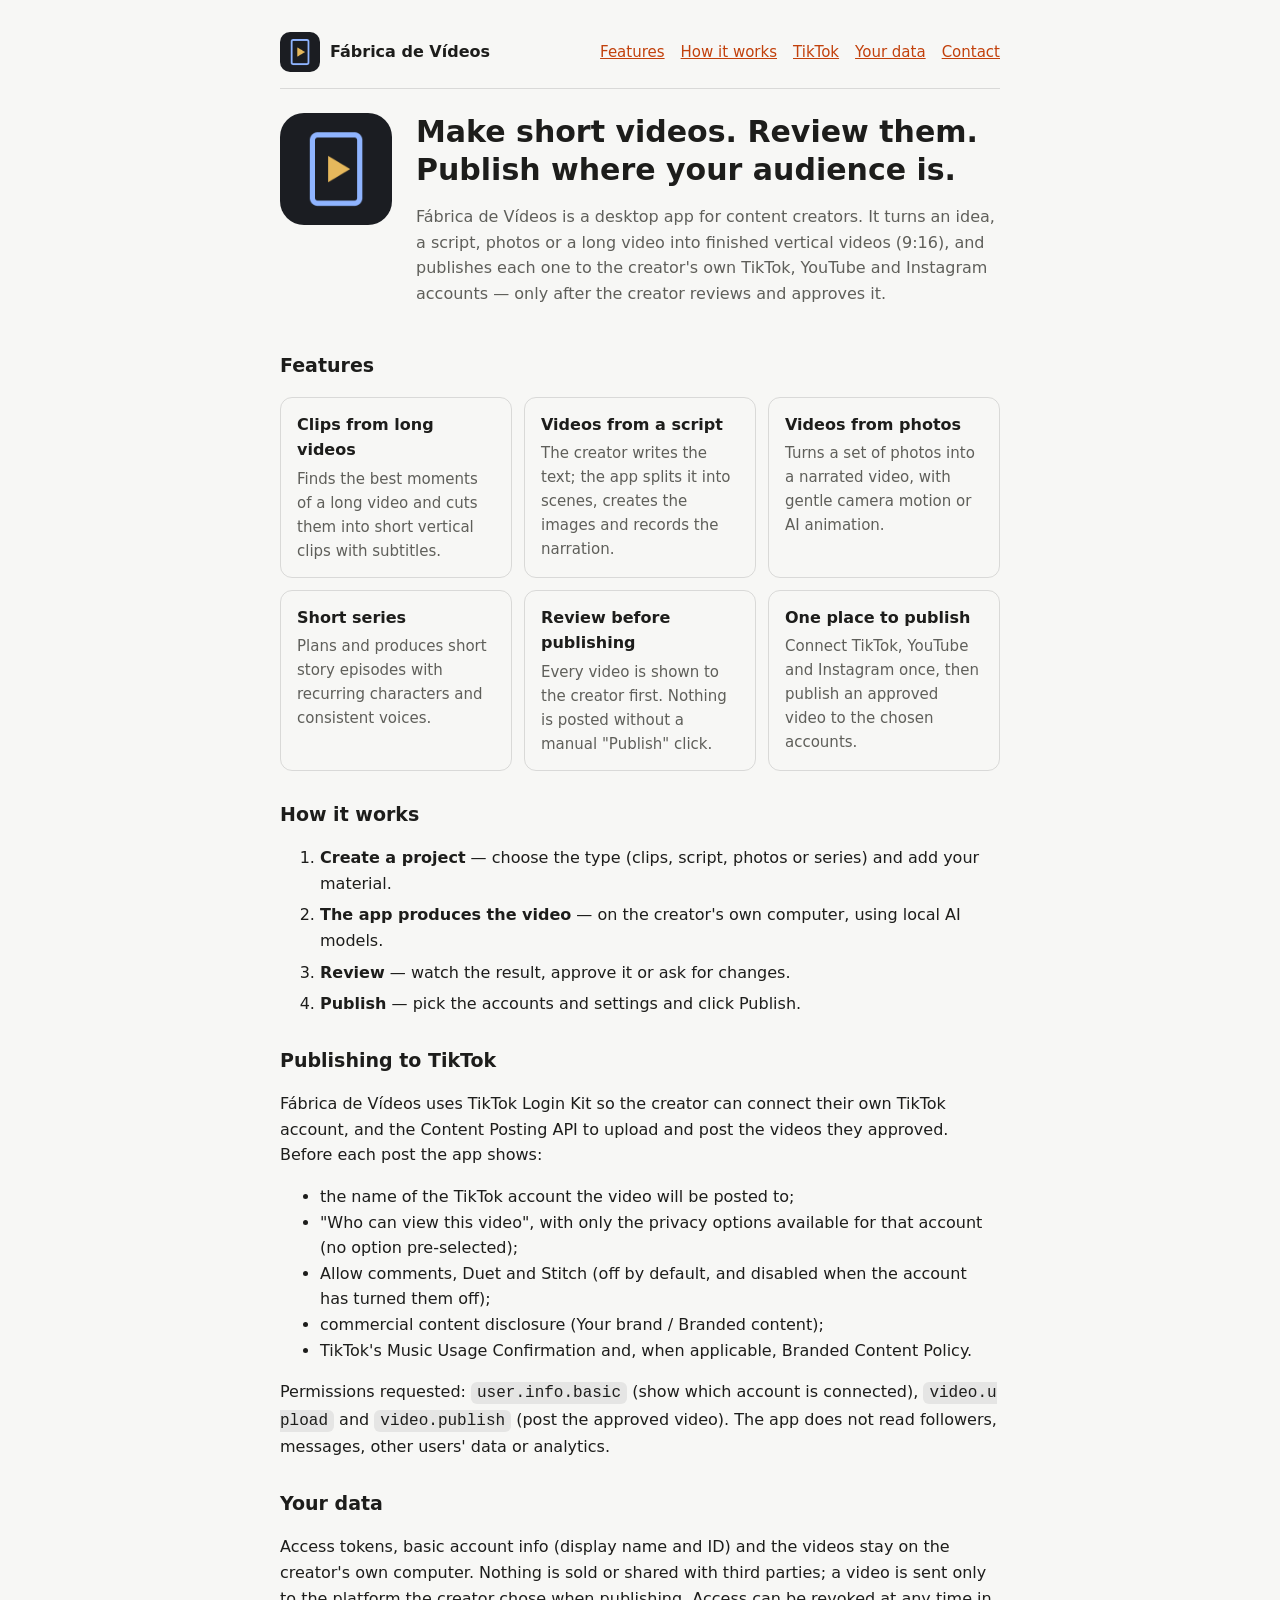
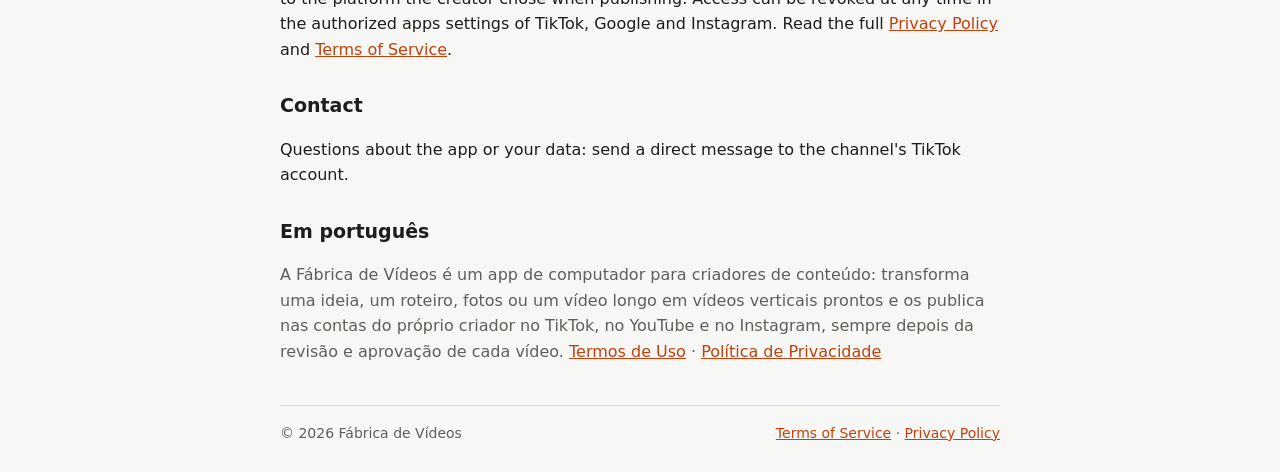
<file: index.html>
<!doctype html><html lang="en"><head><meta charset="utf-8"><meta name="viewport" content="width=device-width,initial-scale=1">
<title>Fábrica de Vídeos</title>
<meta name="description" content="Fábrica de Vídeos — a desktop app that helps a creator produce short vertical videos and publish them to their own TikTok, YouTube and Instagram accounts.">
<link rel="stylesheet" href="estilo.css"><link rel="icon" href="favicon.ico" sizes="48x48"><link rel="icon" type="image/png" sizes="32x32" href="favicon-32.png"><link rel="apple-touch-icon" href="apple-touch-icon.png">
</head><body><main>

<header class="topo">
  <a href="index.html" class="marca"><img src="icone.png" alt="" width="40" height="40">Fábrica de Vídeos</a>
  <nav><a href="#features">Features</a><a href="#how">How it works</a><a href="#tiktok">TikTok</a><a href="#data">Your data</a><a href="#contact">Contact</a></nav>
</header>

<section class="hero">
  <img src="icone.png" alt="Fábrica de Vídeos app icon" width="112" height="112">
  <div>
    <h1>Make short videos. Review them. Publish where your audience is.</h1>
    <p class="muted">Fábrica de Vídeos is a desktop app for content creators. It turns an idea, a script, photos or a long
    video into finished vertical videos (9:16), and publishes each one to the creator's own TikTok, YouTube and
    Instagram accounts — only after the creator reviews and approves it.</p>
  </div>
</section>

<h2 id="features">Features</h2>
<div class="cards">
  <div class="card"><h3>Clips from long videos</h3><p>Finds the best moments of a long video and cuts them into short vertical clips with subtitles.</p></div>
  <div class="card"><h3>Videos from a script</h3><p>The creator writes the text; the app splits it into scenes, creates the images and records the narration.</p></div>
  <div class="card"><h3>Videos from photos</h3><p>Turns a set of photos into a narrated video, with gentle camera motion or AI animation.</p></div>
  <div class="card"><h3>Short series</h3><p>Plans and produces short story episodes with recurring characters and consistent voices.</p></div>
  <div class="card"><h3>Review before publishing</h3><p>Every video is shown to the creator first. Nothing is posted without a manual "Publish" click.</p></div>
  <div class="card"><h3>One place to publish</h3><p>Connect TikTok, YouTube and Instagram once, then publish an approved video to the chosen accounts.</p></div>
</div>

<h2 id="how">How it works</h2>
<ol class="passos">
  <li><strong>Create a project</strong> — choose the type (clips, script, photos or series) and add your material.</li>
  <li><strong>The app produces the video</strong> — on the creator's own computer, using local AI models.</li>
  <li><strong>Review</strong> — watch the result, approve it or ask for changes.</li>
  <li><strong>Publish</strong> — pick the accounts and settings and click Publish.</li>
</ol>

<h2 id="tiktok">Publishing to TikTok</h2>
<p>Fábrica de Vídeos uses TikTok Login Kit so the creator can connect their own TikTok account, and the Content
Posting API to upload and post the videos they approved. Before each post the app shows:</p>
<ul>
  <li>the name of the TikTok account the video will be posted to;</li>
  <li>"Who can view this video", with only the privacy options available for that account (no option pre-selected);</li>
  <li>Allow comments, Duet and Stitch (off by default, and disabled when the account has turned them off);</li>
  <li>commercial content disclosure (Your brand / Branded content);</li>
  <li>TikTok's Music Usage Confirmation and, when applicable, Branded Content Policy.</li>
</ul>
<p>Permissions requested: <code>user.info.basic</code> (show which account is connected), <code>video.upload</code> and
<code>video.publish</code> (post the approved video). The app does not read followers, messages, other users' data or
analytics.</p>

<h2 id="data">Your data</h2>
<p>Access tokens, basic account info (display name and ID) and the videos stay on the creator's own computer. Nothing is
sold or shared with third parties; a video is sent only to the platform the creator chose when publishing. Access can be
revoked at any time in the authorized apps settings of TikTok, Google and Instagram. Read the full
<a href="privacidade.html">Privacy Policy</a> and <a href="termos.html">Terms of Service</a>.</p>

<h2 id="contact">Contact</h2>
<p>Questions about the app or your data: send a direct message to the channel's TikTok account.</p>

<h2 lang="pt-BR">Em português</h2>
<p lang="pt-BR" class="muted">A Fábrica de Vídeos é um app de computador para criadores de conteúdo: transforma uma ideia, um
roteiro, fotos ou um vídeo longo em vídeos verticais prontos e os publica nas contas do próprio criador no TikTok, no
YouTube e no Instagram, sempre depois da revisão e aprovação de cada vídeo.
<a href="termos.html">Termos de Uso</a> · <a href="privacidade.html">Política de Privacidade</a></p>

<footer class="rodape">
  <span>© 2026 Fábrica de Vídeos</span>
  <span><a href="termos.html">Terms of Service</a> · <a href="privacidade.html">Privacy Policy</a></span>
</footer>
</main></body></html>
</file>
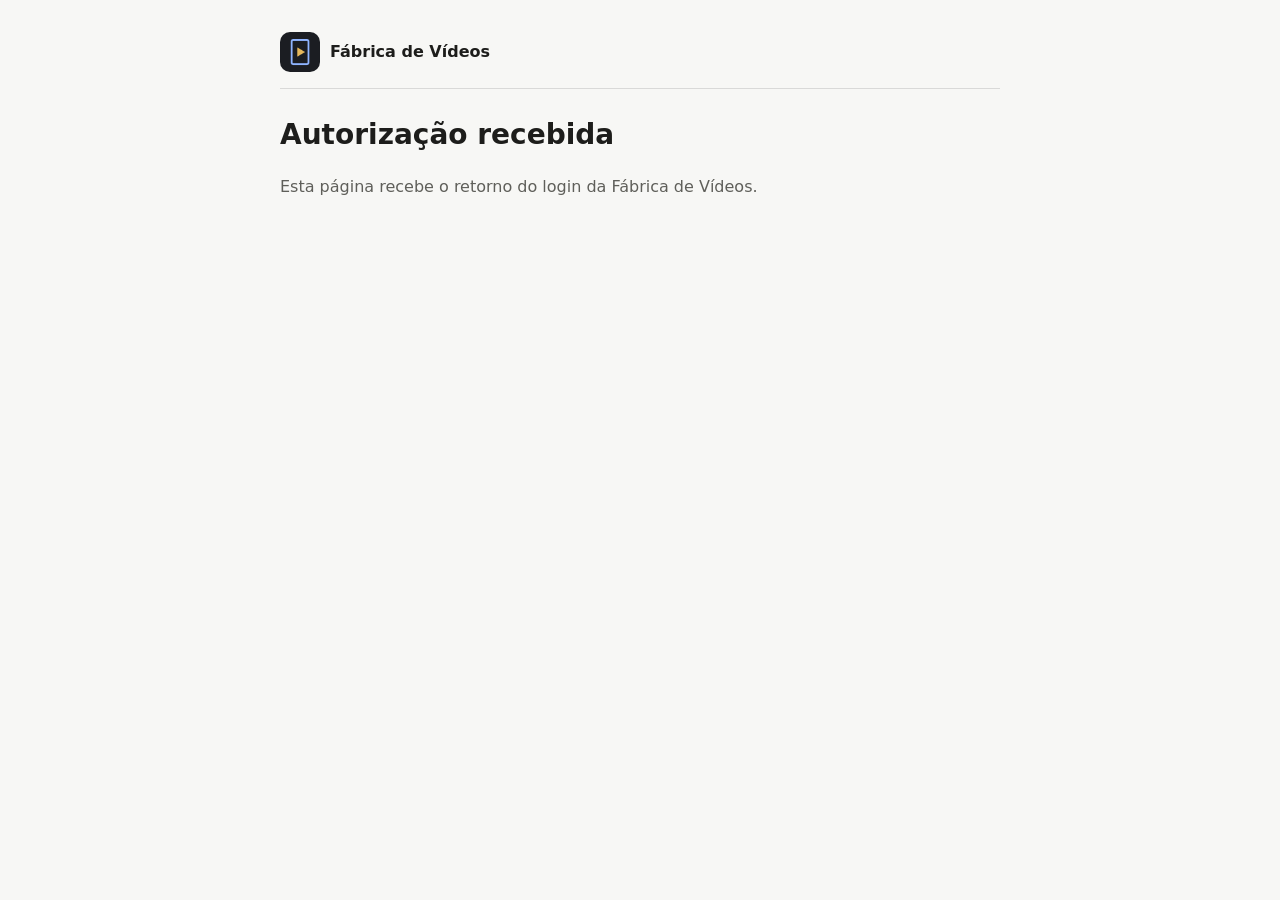
<file: callback.html>
<!doctype html><html lang="pt-BR"><head><meta charset="utf-8"><meta name="viewport" content="width=device-width,initial-scale=1">
<title>Autorização — Fábrica de Vídeos</title><link rel="stylesheet" href="estilo.css"><link rel="icon" href="favicon.ico" sizes="48x48"><link rel="icon" type="image/png" sizes="32x32" href="favicon-32.png"><link rel="apple-touch-icon" href="apple-touch-icon.png"></head><body><main><header class="topo"><a href="index.html" class="marca"><img src="icone.png" alt="" width="40" height="40">Fábrica de Vídeos</a></header>
<h1>Autorização recebida</h1>
<p id="msg" class="muted">Lendo o retorno...</p>
<p id="caixa" hidden>Copie o endereço completo desta página (barra de endereço) e cole na tela "Conectar" da Fábrica de Vídeos.<br><br>
Código: <span class="codigo" id="codigo"></span></p>
<script>
  // Só exibe o que veio na URL; nada é enviado a lugar nenhum.
  var p = new URLSearchParams(location.search);
  var code = p.get("code"), erro = p.get("error");
  var msg = document.getElementById("msg");
  if (code) {
    msg.textContent = "Autorização concedida.";
    document.getElementById("codigo").textContent = code;
    document.getElementById("caixa").hidden = false;
  } else if (erro) {
    msg.textContent = "A autorização não foi concedida: " + erro;
  } else {
    msg.textContent = "Esta página recebe o retorno do login da Fábrica de Vídeos.";
  }
</script>
</main></body></html>
</file>
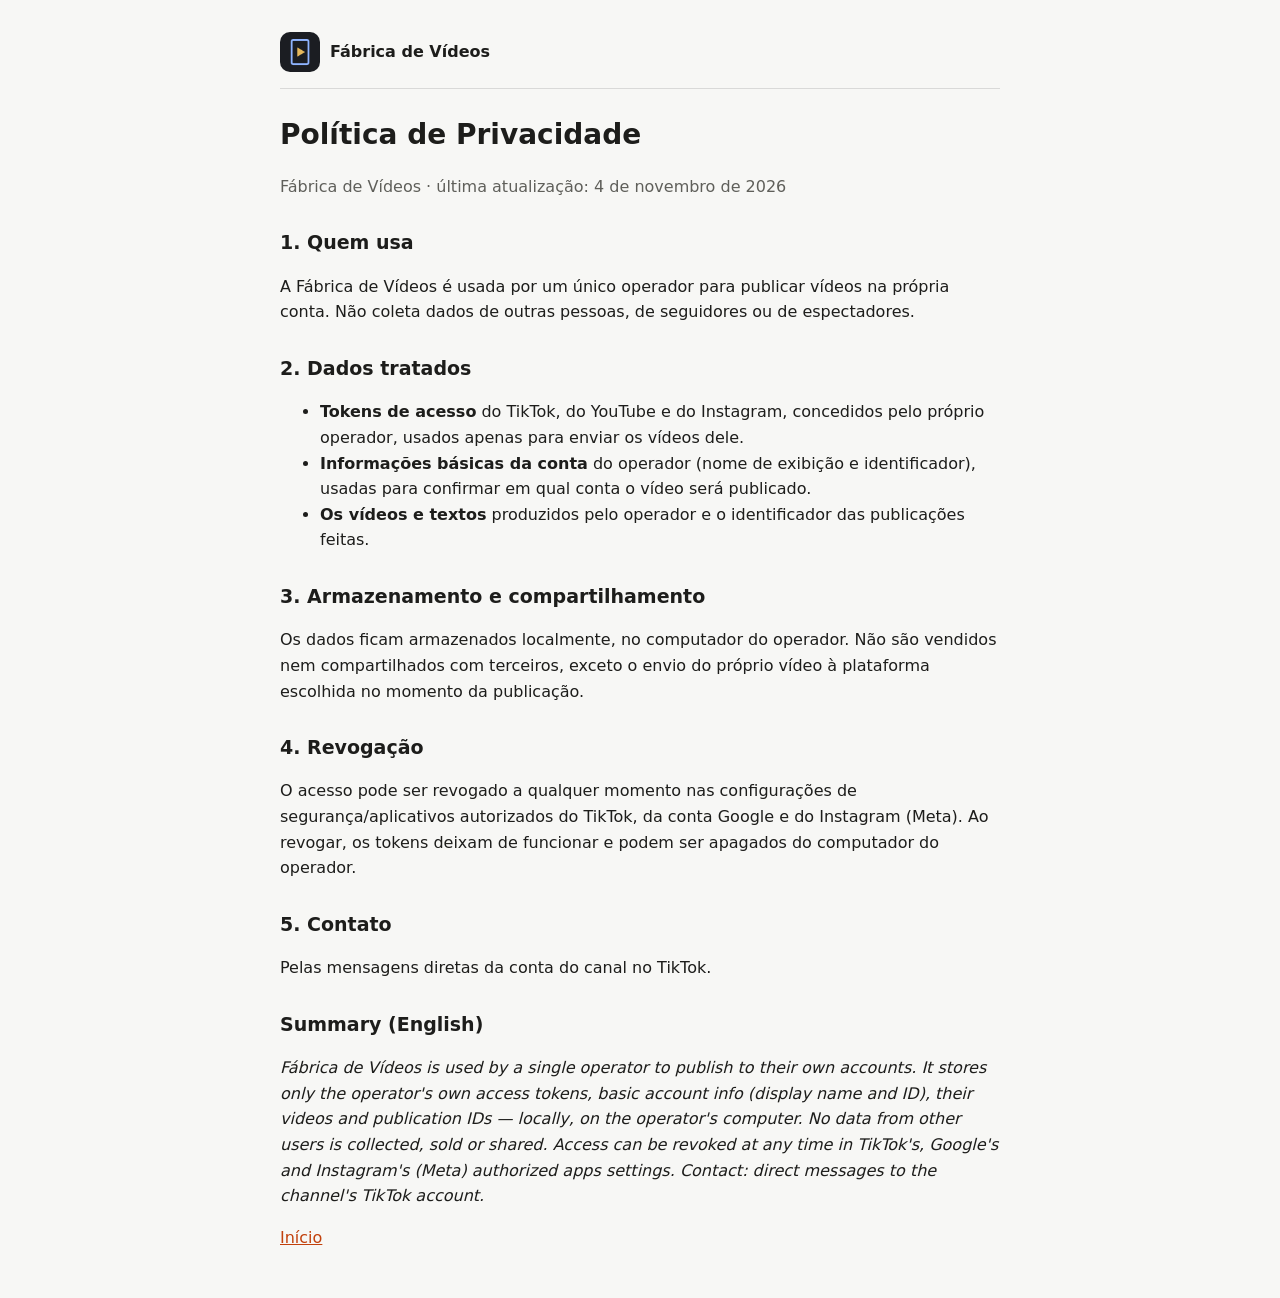
<file: privacidade.html>
<!doctype html><html lang="pt-BR"><head><meta charset="utf-8"><meta name="viewport" content="width=device-width,initial-scale=1">
<title>Política de Privacidade — Fábrica de Vídeos</title><link rel="stylesheet" href="estilo.css"><link rel="icon" href="favicon.ico" sizes="48x48"><link rel="icon" type="image/png" sizes="32x32" href="favicon-32.png"><link rel="apple-touch-icon" href="apple-touch-icon.png"></head><body><main><header class="topo"><a href="index.html" class="marca"><img src="icone.png" alt="" width="40" height="40">Fábrica de Vídeos</a></header>
<h1>Política de Privacidade</h1><p class="muted">Fábrica de Vídeos · última atualização: 4 de novembro de 2026</p>

<h2>1. Quem usa</h2>
<p>A Fábrica de Vídeos é usada por um único operador para publicar vídeos na própria conta. Não coleta dados de outras pessoas, de seguidores ou de espectadores.</p>

<h2>2. Dados tratados</h2>
<ul>
<li><strong>Tokens de acesso</strong> do TikTok, do YouTube e do Instagram, concedidos pelo próprio operador, usados apenas para enviar os vídeos dele.</li>
<li><strong>Informações básicas da conta</strong> do operador (nome de exibição e identificador), usadas para confirmar em qual conta o vídeo será publicado.</li>
<li><strong>Os vídeos e textos</strong> produzidos pelo operador e o identificador das publicações feitas.</li>
</ul>

<h2>3. Armazenamento e compartilhamento</h2>
<p>Os dados ficam armazenados localmente, no computador do operador. Não são vendidos nem compartilhados com terceiros, exceto o envio do próprio vídeo à plataforma escolhida no momento da publicação.</p>

<h2>4. Revogação</h2>
<p>O acesso pode ser revogado a qualquer momento nas configurações de segurança/aplicativos autorizados do TikTok, da conta Google e do Instagram (Meta). Ao revogar, os tokens deixam de funcionar e podem ser apagados do computador do operador.</p>

<h2>5. Contato</h2>
<p>Pelas mensagens diretas da conta do canal no TikTok.</p>

<h2>Summary (English)</h2>
<p><em>Fábrica de Vídeos is used by a single operator to publish to their own accounts. It stores only the operator's own access tokens, basic account info (display name and ID), their videos and publication IDs — locally, on the operator's computer. No data from other users is collected, sold or shared. Access can be revoked at any time in TikTok's, Google's and Instagram's (Meta) authorized apps settings. Contact: direct messages to the channel's TikTok account.</em></p>
<p><a href="index.html">Início</a></p>
</main></body></html>
</file>
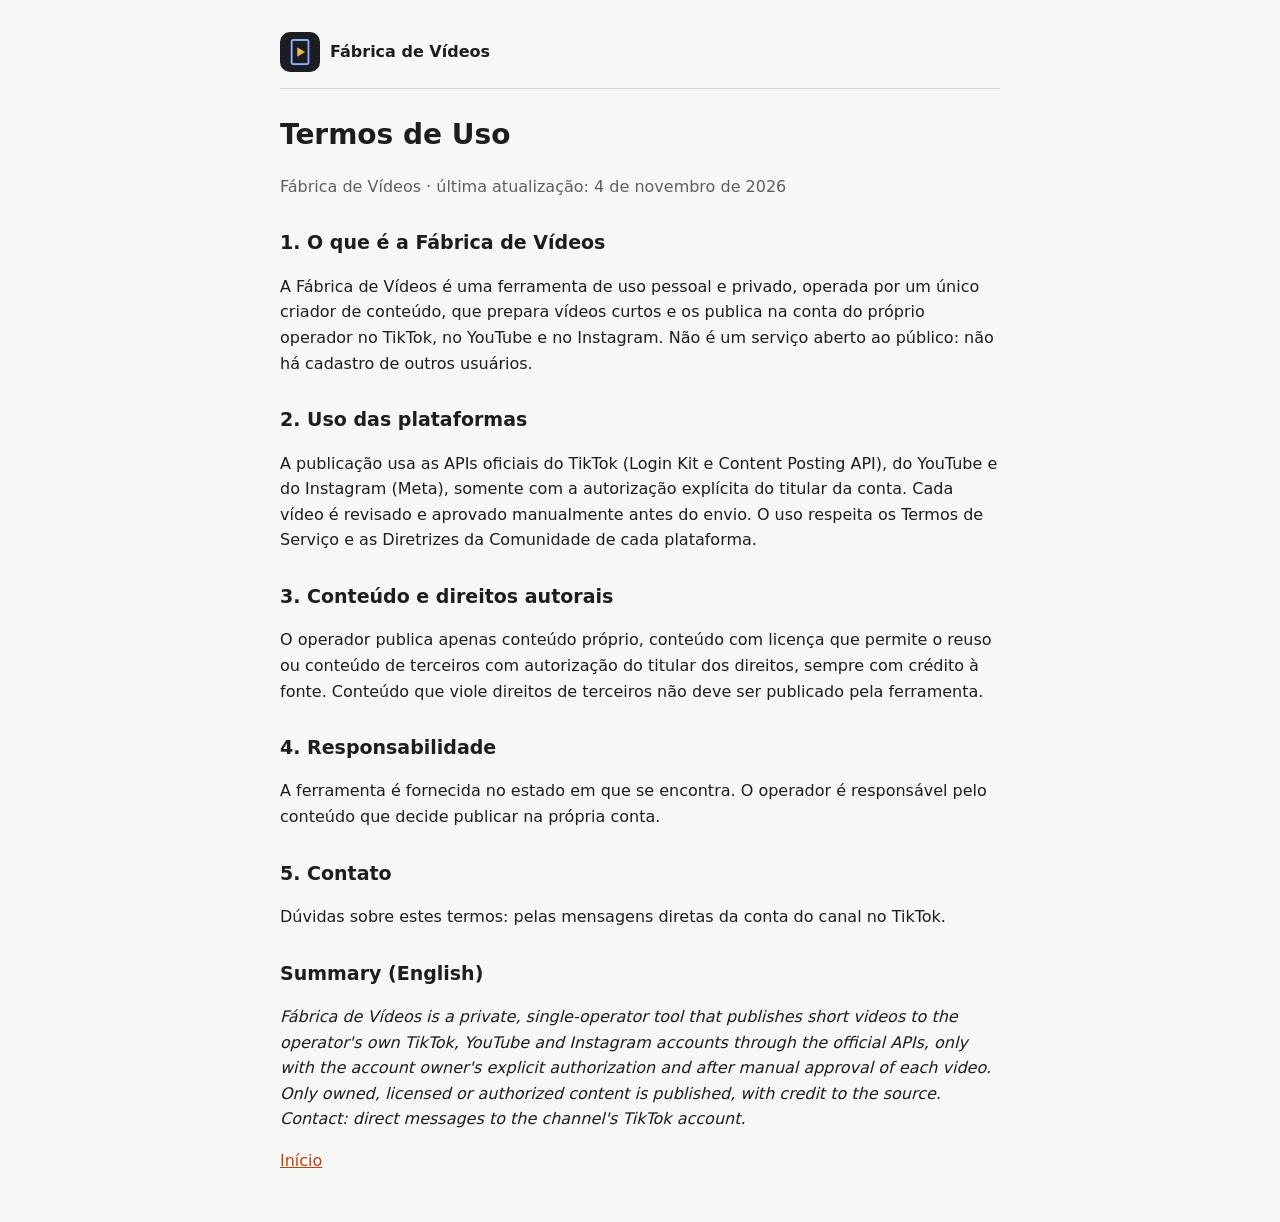
<file: termos.html>
<!doctype html><html lang="pt-BR"><head><meta charset="utf-8"><meta name="viewport" content="width=device-width,initial-scale=1">
<title>Termos de Uso — Fábrica de Vídeos</title><link rel="stylesheet" href="estilo.css"><link rel="icon" href="favicon.ico" sizes="48x48"><link rel="icon" type="image/png" sizes="32x32" href="favicon-32.png"><link rel="apple-touch-icon" href="apple-touch-icon.png"></head><body><main><header class="topo"><a href="index.html" class="marca"><img src="icone.png" alt="" width="40" height="40">Fábrica de Vídeos</a></header>
<h1>Termos de Uso</h1><p class="muted">Fábrica de Vídeos · última atualização: 4 de novembro de 2026</p>

<h2>1. O que é a Fábrica de Vídeos</h2>
<p>A Fábrica de Vídeos é uma ferramenta de uso pessoal e privado, operada por um único criador de conteúdo, que prepara vídeos curtos e os publica na conta do próprio operador no TikTok, no YouTube e no Instagram. Não é um serviço aberto ao público: não há cadastro de outros usuários.</p>

<h2>2. Uso das plataformas</h2>
<p>A publicação usa as APIs oficiais do TikTok (Login Kit e Content Posting API), do YouTube e do Instagram (Meta), somente com a autorização explícita do titular da conta. Cada vídeo é revisado e aprovado manualmente antes do envio. O uso respeita os Termos de Serviço e as Diretrizes da Comunidade de cada plataforma.</p>

<h2>3. Conteúdo e direitos autorais</h2>
<p>O operador publica apenas conteúdo próprio, conteúdo com licença que permite o reuso ou conteúdo de terceiros com autorização do titular dos direitos, sempre com crédito à fonte. Conteúdo que viole direitos de terceiros não deve ser publicado pela ferramenta.</p>

<h2>4. Responsabilidade</h2>
<p>A ferramenta é fornecida no estado em que se encontra. O operador é responsável pelo conteúdo que decide publicar na própria conta.</p>

<h2>5. Contato</h2>
<p>Dúvidas sobre estes termos: pelas mensagens diretas da conta do canal no TikTok.</p>

<h2>Summary (English)</h2>
<p><em>Fábrica de Vídeos is a private, single-operator tool that publishes short videos to the operator's own TikTok, YouTube and Instagram accounts through the official APIs, only with the account owner's explicit authorization and after manual approval of each video. Only owned, licensed or authorized content is published, with credit to the source. Contact: direct messages to the channel's TikTok account.</em></p>
<p><a href="index.html">Início</a></p>
</main></body></html>
</file>
<file: estilo.css>
:root { --bg: #f7f7f5; --fg: #1d1d1b; --muted: #5f5f5a; --accent: #c2410c; }
@media (prefers-color-scheme: dark) { :root { --bg: #151514; --fg: #ececea; --muted: #a3a39e; --accent: #fb923c; } }
body { background: var(--bg); color: var(--fg); font: 16px/1.6 system-ui, sans-serif; margin: 0; padding: 32px 16px; }
main { max-width: 720px; margin: 0 auto; }
h1 { font-size: 28px; margin: 0 0 4px; } h2 { font-size: 19px; margin-top: 28px; }
.muted { color: var(--muted); } a { color: var(--accent); }
code, .codigo { font-family: ui-monospace, monospace; background: rgba(127,127,127,.15); padding: 2px 6px; border-radius: 6px; word-break: break-all; }
.topo { display: flex; flex-wrap: wrap; align-items: center; justify-content: space-between; gap: 8px 20px; padding-bottom: 16px; margin-bottom: 24px; border-bottom: 1px solid rgba(127,127,127,.25); }
.marca { display: inline-flex; align-items: center; gap: 10px; font-weight: 700; color: var(--fg); text-decoration: none; }
.marca img { border-radius: 10px; }
.topo nav { display: flex; flex-wrap: wrap; gap: 4px 16px; font-size: 15px; }
.hero { display: flex; gap: 24px; align-items: flex-start; margin: 8px 0 12px; }
.hero img { border-radius: 24px; flex: none; }
.hero h1 { font-size: 30px; line-height: 1.25; margin: 0 0 8px; }
@media (max-width: 560px) { .hero { flex-direction: column; } .hero img { width: 80px; height: 80px; border-radius: 18px; } }
.cards { display: grid; grid-template-columns: repeat(auto-fit, minmax(200px, 1fr)); gap: 12px; }
.card { border: 1px solid rgba(127,127,127,.25); border-radius: 12px; padding: 14px 16px; }
.card h3 { font-size: 16px; margin: 0 0 4px; } .card p { margin: 0; color: var(--muted); font-size: 15px; }
.passos li { margin-bottom: 6px; }
.rodape { display: flex; flex-wrap: wrap; justify-content: space-between; gap: 8px; margin-top: 40px; padding-top: 16px; border-top: 1px solid rgba(127,127,127,.25); color: var(--muted); font-size: 14px; }
#tiktok code { word-break: normal; white-space: nowrap; }
</file>
